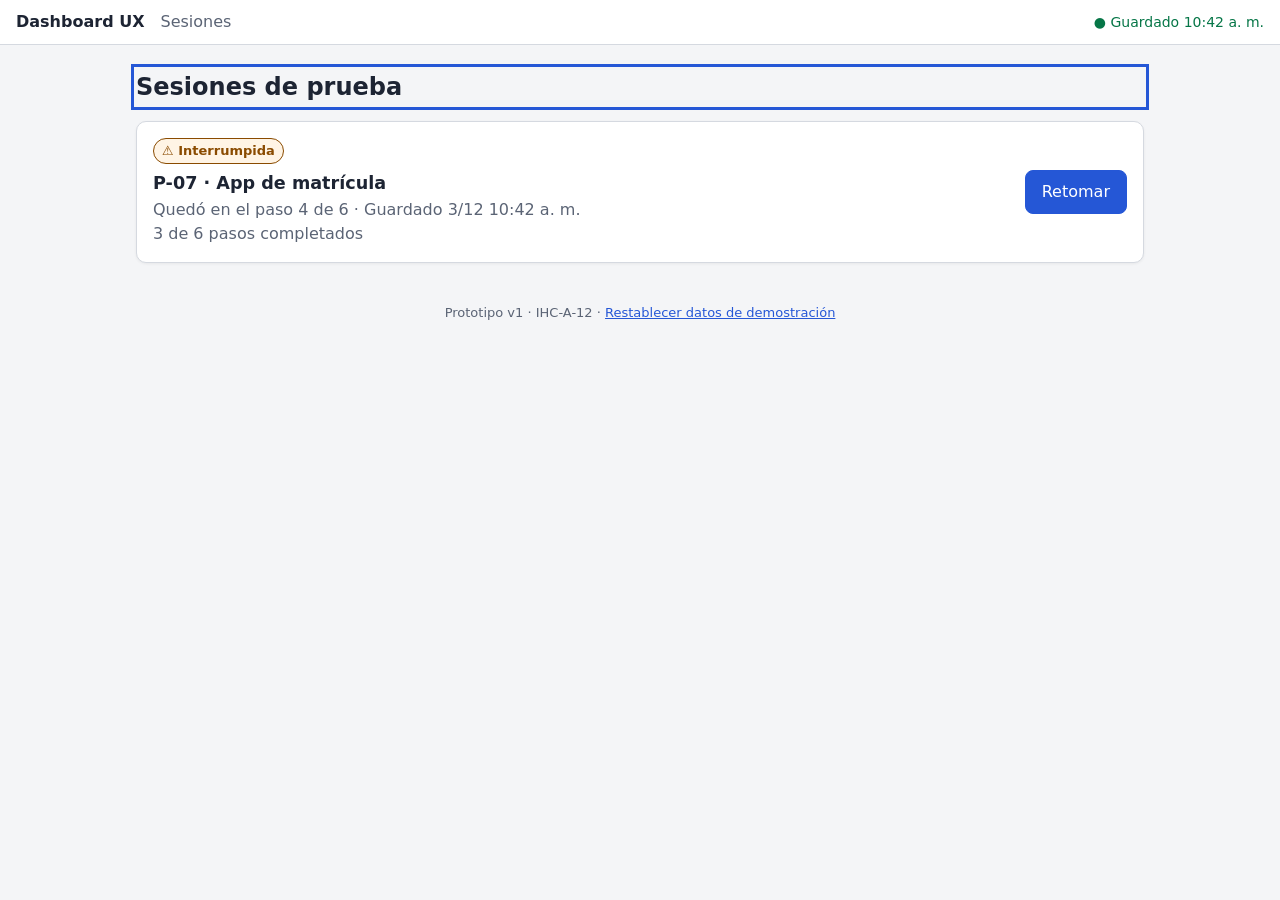
<file: prototipo/v1/index.html>
<!doctype html>
<html lang="es">
<head>
  <meta charset="utf-8">
  <meta name="viewport" content="width=device-width, initial-scale=1">
  <title>Dashboard UX · v1</title>
  <link rel="stylesheet" href="styles.css">
</head>
<body>
  <a class="saltar" href="#main">Saltar al contenido</a>
  <header class="barra">
    <span class="marca">Dashboard UX</span>
    <nav aria-label="Migas de pan" id="migas"></nav>
    <span class="guardado" id="guardado" aria-live="polite"></span>
  </header>

  <main id="main">
    <!-- Pantalla 1: Inicio -->
    <section id="p-inicio" class="pantalla" aria-labelledby="t-inicio">
      <h1 id="t-inicio" tabindex="-1">Sesiones de prueba</h1>
      <div id="lista-sesiones" class="tarjetas"></div>
    </section>

    <!-- Pantalla 2: Sesión -->
    <section id="p-sesion" class="pantalla" aria-labelledby="t-sesion" hidden>
      <h1 id="t-sesion" tabindex="-1">Sesión P-07 · App de matrícula</h1>
      <div id="aviso" class="aviso" hidden></div>
      <div id="error" class="error" role="alert" tabindex="-1" hidden></div>

      <nav aria-label="Pasos de la prueba">
        <ol id="stepper" class="stepper"></ol>
      </nav>

      <div class="columnas">
        <form id="registro" class="card" novalidate>
          <h2 id="t-registro">Registro</h2>
          <div class="fila">
            <label>Errores <input id="f-errores" type="number" min="0" inputmode="numeric"></label>
            <label>Tiempo (min) <input id="f-tiempo" type="number" min="0" inputmode="numeric"></label>
          </div>
          <label>Observaciones <textarea id="f-obs" rows="4"></textarea></label>
          <div class="acciones">
            <button type="button" id="b-completar" class="primario">Completar paso</button>
            <button type="button" id="b-reabrir">Reabrir paso</button>
          </div>
        </form>

        <section class="card" aria-labelledby="t-check">
          <h2 id="t-check">Checklist de cierre</h2>
          <p class="nota">* obligatorio</p>
          <ul id="checklist" class="checklist"></ul>
          <div class="acciones">
            <button type="button" id="b-cerrar" class="primario">Cerrar sesión</button>
          </div>
        </section>
      </div>
    </section>

    <!-- Pantalla 3: Confirmación -->
    <section id="p-cerrada" class="pantalla" aria-labelledby="t-cerrada" hidden>
      <h1 id="t-cerrada" tabindex="-1">Sesión cerrada</h1>
      <div class="card" id="resumen"></div>
      <div class="acciones">
        <button type="button" id="b-volver" class="primario">Volver al Dashboard</button>
      </div>
    </section>
  </main>

  <div id="anuncio" class="sr" aria-live="polite"></div>
  <footer class="pie">
    Prototipo v1 · IHC-A-12 · <button type="button" id="b-reset" class="enlace">Restablecer datos de demostración</button>
  </footer>
  <script src="app.js"></script>
</body>
</html>
</file>
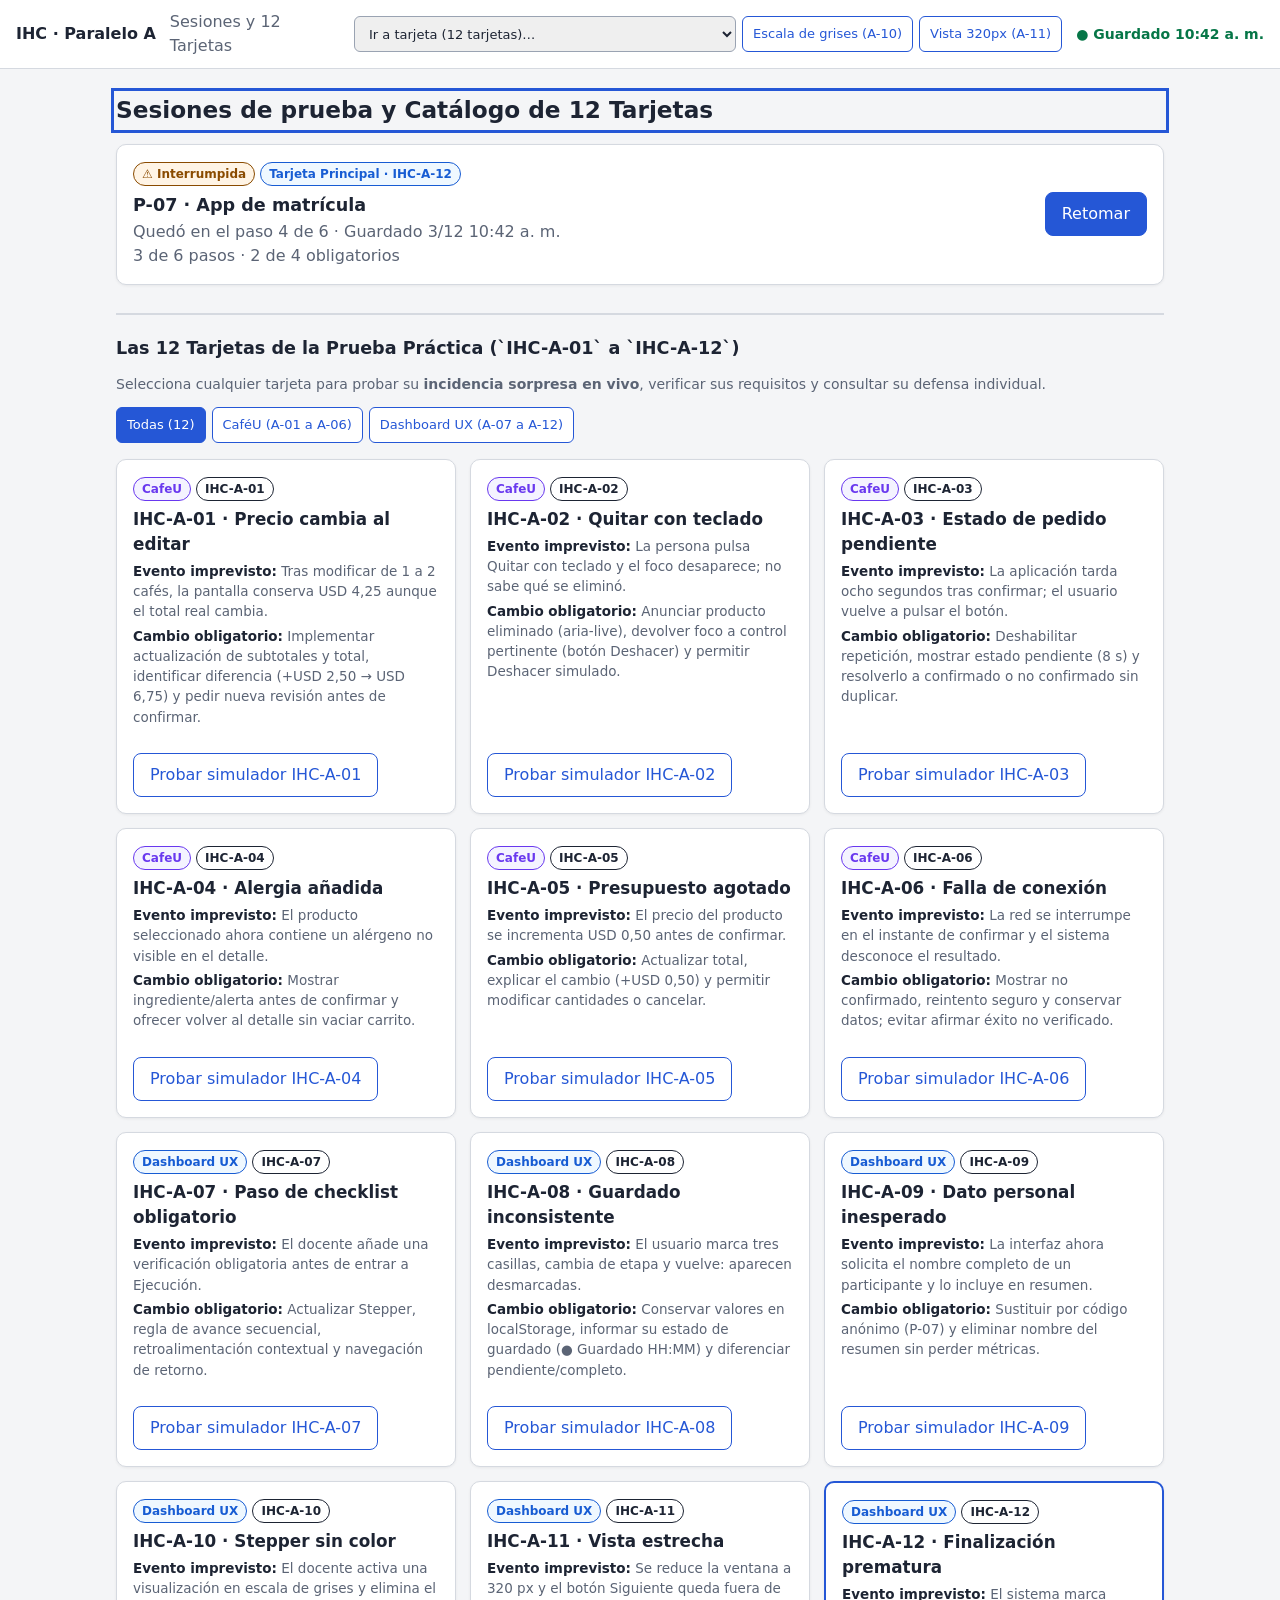
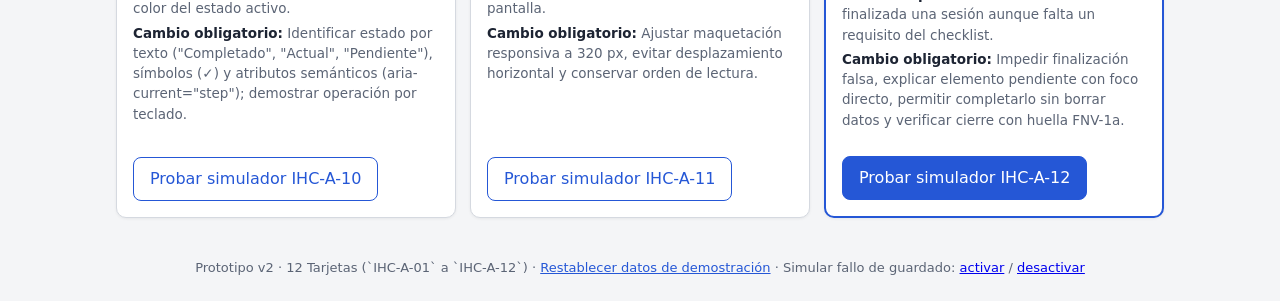
<file: prototipo/v2/index.html>
<!doctype html>
<html lang="es">
<head>
  <meta charset="utf-8">
  <meta name="viewport" content="width=device-width, initial-scale=1">
  <title>Dashboard UX &amp; CaféU · Prototipo v2 (12 Tarjetas IHC-A-01 a IHC-A-12)</title>
  <link rel="stylesheet" href="styles.css">
</head>
<body>
  <a class="saltar" href="#main">Saltar al contenido</a>
  <header class="barra">
    <span class="marca">IHC · Paralelo A</span>
    <nav aria-label="Migas de pan" id="migas"></nav>
    <div class="herramientas-barra" role="group" aria-label="Accesos rápidos de tarjetas">
      <label for="sel-tarjeta-rapida" class="sr">Ir a tarjeta</label>
      <select id="sel-tarjeta-rapida" aria-label="Seleccionar tarjeta IHC-A-01 a IHC-A-12">
        <option value="">Ir a tarjeta (12 tarjetas)…</option>
        <option value="IHC-A-01">IHC-A-01 · Precio cambia al editar (CaféU)</option>
        <option value="IHC-A-02">IHC-A-02 · Quitar con teclado (CaféU)</option>
        <option value="IHC-A-03">IHC-A-03 · Estado de pedido pendiente (CaféU)</option>
        <option value="IHC-A-04">IHC-A-04 · Alergia añadida (CaféU)</option>
        <option value="IHC-A-05">IHC-A-05 · Presupuesto agotado (CaféU)</option>
        <option value="IHC-A-06">IHC-A-06 · Falla de conexión (CaféU)</option>
        <option value="IHC-A-07">IHC-A-07 · Paso de checklist obligatorio (Dashboard)</option>
        <option value="IHC-A-08">IHC-A-08 · Guardado inconsistente (Dashboard)</option>
        <option value="IHC-A-09">IHC-A-09 · Dato personal inesperado (Dashboard)</option>
        <option value="IHC-A-10">IHC-A-10 · Stepper sin color (Dashboard)</option>
        <option value="IHC-A-11">IHC-A-11 · Vista estrecha 320px (Dashboard)</option>
        <option value="IHC-A-12">IHC-A-12 · Finalización prematura (Dashboard)</option>
      </select>
      <button type="button" id="b-toggle-grises" class="btn-mini" aria-pressed="false" title="Tarjeta IHC-A-10: Probar en escala de grises">Escala de grises (A-10)</button>
      <button type="button" id="b-toggle-320" class="btn-mini" aria-pressed="false" title="Tarjeta IHC-A-11: Probar vista estrecha de 320 px">Vista 320px (A-11)</button>
    </div>
    <span class="guardado" id="guardado" aria-live="polite"></span>
  </header>

  <main id="main">
    <!-- Pantalla 1: Inicio -->
    <section id="p-inicio" class="pantalla" aria-labelledby="t-inicio">
      <h1 id="t-inicio" tabindex="-1">Sesiones de prueba y Catálogo de 12 Tarjetas</h1>
      <div id="lista-sesiones" class="tarjetas"></div>

      <section class="bloque-12-tarjetas" aria-labelledby="t-catalogo-12">
        <div class="cabecera-catalogo">
          <div>
            <h2 id="t-catalogo-12">Las 12 Tarjetas de la Prueba Práctica (`IHC-A-01` a `IHC-A-12`)</h2>
            <p class="subtitulo-catalogo">Selecciona cualquier tarjeta para probar su <strong>incidencia sorpresa en vivo</strong>, verificar sus requisitos y consultar su defensa individual.</p>
          </div>
          <div class="filtros-tarjetas" role="group" aria-label="Filtrar tarjetas por caso base">
            <button type="button" class="btn-mini activo" data-filtro="todas">Todas (12)</button>
            <button type="button" class="btn-mini" data-filtro="CafeU">CaféU (A-01 a A-06)</button>
            <button type="button" class="btn-mini" data-filtro="Dashboard UX">Dashboard UX (A-07 a A-12)</button>
          </div>
        </div>
        <div id="grid-12-tarjetas" class="grid-tarjetas-12"></div>
      </section>
    </section>

    <!-- Pantalla 2: Sesión (Flujo principal Dashboard UX · IHC-A-07 a IHC-A-12) -->
    <section id="p-sesion" class="pantalla" aria-labelledby="t-sesion" hidden>
      <h1 id="t-sesion" tabindex="-1">Sesión P-07 · App de matrícula</h1>
      <div id="aviso" class="aviso" hidden></div>
      <div id="error" class="error" role="alert" tabindex="-1" hidden></div>

      <nav aria-label="Pasos de la prueba">
        <ol id="stepper" class="stepper"></ol>
      </nav>

      <div class="columnas">
        <form id="registro" class="card" novalidate>
          <h2 id="t-registro" tabindex="-1">Registro</h2>
          <div class="fila">
            <label>Código de participante (anónimo · IHC-A-09)
              <input id="f-participante" type="text" value="P-07" aria-describedby="ayuda-privacidad">
            </label>
            <span id="ayuda-privacidad" class="nota-privacidad">✓ Privacidad protegida: solo código anónimo (sin nombres personales).</span>
          </div>
          <div class="fila">
            <label>Errores <input id="f-errores" type="number" min="0" inputmode="numeric"></label>
            <label>Tiempo (min) <input id="f-tiempo" type="number" min="0" inputmode="numeric"></label>
          </div>
          <label>Observaciones <textarea id="f-obs" rows="4"></textarea></label>
          <div class="acciones">
            <button type="button" id="b-completar" class="primario">Completar paso</button>
            <button type="button" id="b-reabrir">Reabrir paso</button>
          </div>
        </form>

        <section class="card" aria-labelledby="t-check">
          <h2 id="t-check" tabindex="-1">Checklist de cierre</h2>
          <div id="checklist"></div>
          <div class="acciones">
            <button type="button" id="b-cerrar" class="primario">Revisar y cerrar sesión</button>
          </div>
        </section>
      </div>
    </section>

    <!-- Pantalla 3: Revisión previa (incidencia sorpresa · RF-06) -->
    <section id="p-revision" class="pantalla" aria-labelledby="t-revision" hidden>
      <h1 id="t-revision" tabindex="-1">Revisión previa al cierre</h1>
      <p>Comprueba el resumen. Puedes editar cualquier sección antes de confirmar.</p>
      <div id="error-cierre" class="error" role="alert" tabindex="-1" hidden></div>
      <div class="card revision" id="revision"></div>
      <div class="acciones">
        <button type="button" id="b-confirmar" class="primario">Confirmar cierre</button>
        <button type="button" id="b-volver-sesion">Volver a la sesión</button>
      </div>
    </section>

    <!-- Pantalla 4: Confirmación -->
    <section id="p-cerrada" class="pantalla" aria-labelledby="t-cerrada" hidden>
      <div class="card exito">
        <div class="icono" aria-hidden="true">✓</div>
        <h1 id="t-cerrada" tabindex="-1">Sesión P-07 cerrada y verificada</h1>
        <p>Código de verificación: <span class="codigo" id="codigo"></span></p>
        <p id="cerrada-en"></p>
      </div>
      <div class="card resumen" id="resumen" style="margin-top:16px"></div>
      <p id="verif" class="verif" role="status"></p>
      <div class="acciones">
        <button type="button" id="b-comprobar">Comprobar de nuevo</button>
        <button type="button" id="b-volver" class="primario">Volver al Dashboard</button>
      </div>
    </section>

    <!-- Pantalla 5: Simulador y Defensa de Tarjeta Individual (IHC-A-01 a IHC-A-12) -->
    <section id="p-tarjeta" class="pantalla" aria-labelledby="t-tarjeta-detalle" hidden>
      <div class="acciones" style="margin-top:0; margin-bottom:12px">
        <button type="button" id="b-volver-catalogo">← Volver al catálogo de 12 tarjetas</button>
      </div>
      <div id="contenido-tarjeta-detalle"></div>
    </section>
  </main>

  <div id="anuncio" class="sr" aria-live="polite"></div>
  <footer class="pie">
    Prototipo v2 · 12 Tarjetas (`IHC-A-01` a `IHC-A-12`) · <button type="button" id="b-reset" class="enlace">Restablecer datos de demostración</button>
    · Simular fallo de guardado: <a href="?fallo=1">activar</a> / <a href="?">desactivar</a>
  </footer>
  <script src="app.js"></script>
</body>
</html>
</file>
<file: prototipo/v1/styles.css>
:root {
  --fondo: #f4f5f7; --card: #fff; --texto: #1d2433; --suave: #5b6475;
  --linea: #d5d9e0; --acento: #2557d6; --ok: #067647; --okfondo: #e7f6ee;
  --err: #b42318; --errfondo: #fdecea; --info: #e8efff;
}
* { box-sizing: border-box; }
body { margin: 0; font: 16px/1.5 "Segoe UI", system-ui, sans-serif; background: var(--fondo); color: var(--texto); }
button, input, textarea { font: inherit; }
:focus-visible { outline: 3px solid var(--acento); outline-offset: 2px; }

.saltar { position: absolute; left: -999px; }
.saltar:focus { left: 8px; top: 8px; background: #fff; padding: 8px; z-index: 9; }
.sr { position: absolute; width: 1px; height: 1px; overflow: hidden; clip: rect(0 0 0 0); }

.barra { display: flex; flex-wrap: wrap; gap: 8px 16px; align-items: center; padding: 10px 16px; background: #fff; border-bottom: 1px solid var(--linea); }
.marca { font-weight: 700; }
.barra nav { flex: 1; color: var(--suave); }
.guardado { font-size: 14px; color: var(--ok); }

main { max-width: 1040px; margin: 0 auto; padding: 16px; }
h1 { font-size: 1.5rem; margin: 8px 0 16px; }
h2 { font-size: 1.1rem; margin: 0 0 12px; }

.card { background: var(--card); border: 1px solid var(--linea); border-radius: 10px; padding: 16px; box-shadow: 0 1px 3px rgba(0,0,0,.06); }
.tarjetas { display: grid; gap: 16px; }
.sesion { display: flex; flex-wrap: wrap; justify-content: space-between; gap: 12px; align-items: center; }
.sesion h2 { margin: 6px 0 2px; }
.sesion p { margin: 0; color: var(--suave); }
.badge { display: inline-block; font-size: 13px; font-weight: 600; padding: 2px 8px; border-radius: 99px; border: 1px solid currentColor; }
.badge.interrumpida { color: #8a4b00; background: #fff4e5; }
.badge.cerrada { color: var(--ok); background: var(--okfondo); }

button { cursor: pointer; border: 1px solid var(--acento); color: var(--acento); background: #fff; padding: 8px 16px; border-radius: 8px; min-height: 44px; }
button.primario { background: var(--acento); color: #fff; }
button:disabled { opacity: .55; cursor: not-allowed; }
button.enlace { border: 0; padding: 0; min-height: 0; background: none; text-decoration: underline; color: var(--acento); }
.acciones { display: flex; flex-wrap: wrap; gap: 8px; margin-top: 12px; }

.aviso { background: var(--info); border-left: 4px solid var(--acento); padding: 10px 12px; border-radius: 6px; margin-bottom: 12px; }
.error { background: var(--errfondo); border-left: 4px solid var(--err); color: var(--err); padding: 10px 12px; border-radius: 6px; margin-bottom: 12px; }
.error h2 { color: var(--err); margin-bottom: 4px; }
.error ul { margin: 6px 0 0; padding-left: 20px; }
.error a { color: var(--err); font-weight: 600; }

.stepper { list-style: none; display: grid; grid-template-columns: repeat(6, 1fr); gap: 6px; padding: 0; margin: 0 0 16px; }
.stepper button { width: 100%; text-align: left; border-color: var(--linea); color: var(--texto); padding: 8px; font-size: 14px; display: block; }
.stepper .num { font-weight: 700; display: block; }
.stepper .estado { display: block; font-size: 12px; color: var(--suave); }
.stepper .completado button { background: var(--okfondo); border-color: var(--ok); }
.stepper .completado .estado { color: var(--ok); }
.stepper .actual button { border: 2px solid var(--acento); }
.stepper .actual .estado { color: var(--acento); font-weight: 700; }
.stepper .seleccionado button { box-shadow: inset 0 -4px 0 var(--acento); }

.columnas { display: grid; grid-template-columns: 1.3fr 1fr; gap: 16px; align-items: start; }
label { display: block; margin-bottom: 10px; font-size: 14px; color: var(--suave); }
input, textarea { display: block; width: 100%; margin-top: 4px; border: 1px solid #9aa3b2; border-radius: 6px; padding: 8px; color: var(--texto); }
.fila { display: grid; grid-template-columns: 1fr 1fr; gap: 12px; }
.nota { margin: -6px 0 8px; font-size: 13px; color: var(--suave); }

.checklist { list-style: none; padding: 0; margin: 0; }
.checklist li { display: grid; grid-template-columns: 24px 1fr auto; gap: 8px; align-items: center; padding: 8px 0; border-bottom: 1px solid var(--linea); }
.checklist input { width: 20px; height: 20px; margin: 0; }
.checklist label { margin: 0; color: var(--texto); font-size: 15px; }

.resumen dl { display: grid; grid-template-columns: max-content 1fr; gap: 6px 16px; margin: 0; }
.resumen dt { color: var(--suave); }
.resumen dd { margin: 0; font-weight: 600; }

.pie { text-align: center; color: var(--suave); font-size: 13px; padding: 24px 16px; }
.girando::before { content: ""; display: inline-block; width: 14px; height: 14px; margin-right: 8px; border: 2px solid currentColor; border-right-color: transparent; border-radius: 50%; vertical-align: -2px; animation: g .8s linear infinite; }
@keyframes g { to { transform: rotate(360deg); } }
@media (prefers-reduced-motion: reduce) { .girando::before { animation: none; } }

@media (max-width: 760px) {
  .columnas { grid-template-columns: 1fr; }
  .stepper { grid-template-columns: repeat(3, 1fr); }
}
@media (max-width: 400px) {
  .stepper { grid-template-columns: repeat(2, 1fr); }
}
</file>
<file: prototipo/v2/styles.css>
:root {
  --fondo: #f4f5f7; --card: #fff; --texto: #1d2433; --suave: #5b6475;
  --linea: #d5d9e0; --acento: #2557d6; --ok: #067647; --okfondo: #e7f6ee;
  --err: #b42318; --errfondo: #fdecea; --info: #e8efff;
}
* { box-sizing: border-box; }
body { margin: 0; font: 16px/1.5 "Segoe UI", system-ui, sans-serif; background: var(--fondo); color: var(--texto); overflow-x: hidden; }
body.modo-grises { filter: grayscale(100%); }
body.modo-320 main { max-width: 320px; padding: 8px; border-left: 2px dashed var(--acento); border-right: 2px dashed var(--acento); background: #eef1f6; }
body.modo-320 .columnas { grid-template-columns: 1fr; }
body.modo-320 .stepper { grid-template-columns: 1fr; }
body.modo-320 .fila { grid-template-columns: 1fr; }
body.modo-320 .grid-tarjetas-12 { grid-template-columns: 1fr; }

button, input, textarea, select { font: inherit; }
:focus-visible { outline: 3px solid var(--acento); outline-offset: 2px; }

.saltar { position: absolute; left: -999px; }
.saltar:focus { left: 8px; top: 8px; background: #fff; padding: 8px; z-index: 9; }
.sr { position: absolute; width: 1px; height: 1px; overflow: hidden; clip: rect(0 0 0 0); }

.barra { display: flex; flex-wrap: wrap; gap: 8px 14px; align-items: center; padding: 10px 16px; background: #fff; border-bottom: 1px solid var(--linea); }
.marca { font-weight: 700; }
.barra nav { flex: 1; min-width: 140px; color: var(--suave); }
.herramientas-barra { display: flex; flex-wrap: wrap; gap: 6px; align-items: center; }
.herramientas-barra select { width: auto; margin: 0; padding: 6px 10px; font-size: 13px; min-height: 36px; }
.btn-mini { padding: 6px 10px; font-size: 13px; min-height: 36px; border-radius: 6px; }
.btn-mini.activo, .btn-mini[aria-pressed="true"] { background: var(--acento); color: #fff; }
.guardado { font-size: 14px; color: var(--ok); font-weight: 600; }

main { max-width: 1080px; margin: 0 auto; padding: 16px; }
h1 { font-size: 1.45rem; margin: 8px 0 16px; }
h2 { font-size: 1.1rem; margin: 0 0 12px; }
h3 { font-size: 1rem; margin: 0 0 8px; }

.card { background: var(--card); border: 1px solid var(--linea); border-radius: 10px; padding: 16px; box-shadow: 0 1px 3px rgba(0,0,0,.06); }
.tarjetas { display: grid; gap: 16px; }
.sesion { display: flex; flex-wrap: wrap; justify-content: space-between; gap: 12px; align-items: center; }
.sesion h2 { margin: 6px 0 2px; }
.sesion p { margin: 0; color: var(--suave); }
.badge { display: inline-block; font-size: 12px; font-weight: 600; padding: 2px 8px; border-radius: 99px; border: 1px solid currentColor; }
.badge.interrumpida { color: #8a4b00; background: #fff4e5; }
.badge.cerrada { color: var(--ok); background: var(--okfondo); }
.badge.cafeu { color: #6938ef; background: #f4f3ff; }
.badge.dux { color: #175cd3; background: #eff8ff; }

button { cursor: pointer; border: 1px solid var(--acento); color: var(--acento); background: #fff; padding: 8px 16px; border-radius: 8px; min-height: 44px; }
button.primario { background: var(--acento); color: #fff; }
button:disabled { opacity: .55; cursor: not-allowed; }
button.enlace { border: 0; padding: 0; min-height: 0; background: none; text-decoration: underline; color: var(--acento); }
.acciones { display: flex; flex-wrap: wrap; gap: 8px; margin-top: 12px; }

.aviso { background: var(--info); border-left: 4px solid var(--acento); padding: 10px 12px; border-radius: 6px; margin-bottom: 12px; }
.error { background: var(--errfondo); border-left: 4px solid var(--err); color: var(--err); padding: 10px 12px; border-radius: 6px; margin-bottom: 12px; }
.error h2 { color: var(--err); margin-bottom: 4px; }
.error ul { margin: 6px 0 0; padding-left: 20px; }
.error a { color: var(--err); font-weight: 600; }

.stepper { list-style: none; display: grid; grid-template-columns: repeat(6, 1fr); gap: 6px; padding: 0; margin: 0 0 16px; }
.stepper button { width: 100%; text-align: left; border-color: var(--linea); color: var(--texto); padding: 8px; font-size: 14px; display: block; }
.stepper .num { font-weight: 700; display: block; }
.stepper .estado { display: block; font-size: 12px; color: var(--suave); }
.stepper .completado button { background: var(--okfondo); border-color: var(--ok); }
.stepper .completado .estado { color: var(--ok); font-weight: 600; }
.stepper .actual button { border: 2px solid var(--acento); }
.stepper .actual .estado { color: var(--acento); font-weight: 700; text-decoration: underline; }
.stepper .seleccionado button { box-shadow: inset 0 -4px 0 var(--acento); }

.columnas { display: grid; grid-template-columns: 1.3fr 1fr; gap: 16px; align-items: start; }
label { display: block; margin-bottom: 10px; font-size: 14px; color: var(--suave); }
input, textarea, select { display: block; width: 100%; margin-top: 4px; border: 1px solid #9aa3b2; border-radius: 6px; padding: 8px; color: var(--texto); }
.fila { display: grid; grid-template-columns: 1fr 1fr; gap: 12px; align-items: center; }
.nota { margin: -6px 0 8px; font-size: 13px; color: var(--suave); }
.nota-privacidad { font-size: 12px; color: var(--ok); font-weight: 600; }

.checklist { list-style: none; padding: 0; margin: 0; }
.checklist li { display: grid; grid-template-columns: 24px 1fr auto; gap: 8px; align-items: center; padding: 8px 0; border-bottom: 1px solid var(--linea); }
.checklist input { width: 20px; height: 20px; margin: 0; }
.checklist label { margin: 0; color: var(--texto); font-size: 15px; }

.resumen dl { display: grid; grid-template-columns: max-content 1fr; gap: 6px 16px; margin: 0; }
.resumen dt { color: var(--suave); }
.resumen dd { margin: 0; font-weight: 600; }

/* ---------- Catálogo y Simulador de las 12 Tarjetas ---------- */
.bloque-12-tarjetas { margin-top: 28px; border-top: 2px solid var(--linea); padding-top: 20px; }
.cabecera-catalogo { display: flex; flex-wrap: wrap; justify-content: space-between; align-items: flex-end; gap: 12px; margin-bottom: 16px; }
.subtitulo-catalogo { margin: 4px 0 0; color: var(--suave); font-size: 14px; }
.filtros-tarjetas { display: flex; flex-wrap: wrap; gap: 6px; }
.grid-tarjetas-12 { display: grid; grid-template-columns: repeat(auto-fill, minmax(310px, 1fr)); gap: 14px; }
.item-tarjeta-12 { display: flex; flex-direction: column; justify-content: space-between; gap: 10px; }
.item-tarjeta-12.principal { border: 2px solid var(--acento); }
.item-tarjeta-12 h3 { margin: 6px 0 4px; font-size: 1.05rem; }
.item-tarjeta-12 p { margin: 4px 0; font-size: 13.5px; color: var(--suave); }
.item-tarjeta-12 strong { color: var(--texto); }

.panel-simulador { border: 2px solid var(--acento); background: #fcfdff; margin-top: 16px; }
.caja-estado-sim { padding: 12px; border-radius: 8px; border: 1px solid var(--linea); background: #fff; margin: 10px 0; }
.caja-estado-sim.ok { background: var(--okfondo); border-color: var(--ok); color: var(--ok); font-weight: 600; }
.caja-estado-sim.err { background: var(--errfondo); border-color: var(--err); color: var(--err); font-weight: 600; }
.caja-estado-sim.pend { background: var(--info); border-color: var(--acento); color: var(--acento); font-weight: 600; }

.pie { text-align: center; color: var(--suave); font-size: 13px; padding: 24px 16px; }
.girando::before { content: ""; display: inline-block; width: 14px; height: 14px; margin-right: 8px; border: 2px solid currentColor; border-right-color: transparent; border-radius: 50%; vertical-align: -2px; animation: g .8s linear infinite; }
@keyframes g { to { transform: rotate(360deg); } }
@media (prefers-reduced-motion: reduce) { .girando::before { animation: none; } }

@media (max-width: 760px) {
  .columnas { grid-template-columns: 1fr; }
  .stepper { grid-template-columns: repeat(3, 1fr); }
}
@media (max-width: 420px) {
  main { padding: 10px; }
  .stepper { grid-template-columns: 1fr; }
  .fila { grid-template-columns: 1fr; }
  .grid-tarjetas-12 { grid-template-columns: 1fr; }
  .acciones button { width: 100%; }
}

/* ---------- v2 ---------- */
.grupo { border: 1px solid var(--linea); border-radius: 8px; padding: 8px 12px 4px; margin: 0 0 12px; }
.grupo.oblig { border: 2px solid var(--texto); background: #fbfbfd; }
.grupo legend { font-weight: 700; font-size: 14px; padding: 0 6px; }
.etiqueta { font-size: 12px; font-weight: 600; border: 1px solid var(--texto); border-radius: 4px; padding: 0 6px; }
.checklist li.falta { background: var(--errfondo); }
.checklist li.falta label::after { content: " — pendiente"; color: var(--err); font-weight: 600; }
.revision section { border-bottom: 1px solid var(--linea); padding: 12px 0; }
.revision section:last-child { border-bottom: 0; }
.revision .cabecera { display: flex; justify-content: space-between; align-items: center; gap: 8px; }
.revision h2 { margin: 0; }
.revision ul { margin: 6px 0 0; padding-left: 20px; }
.exito { text-align: center; }
.exito .icono { font-size: 40px; color: var(--ok); }
.codigo { font-family: Consolas, monospace; font-size: 1.2rem; font-weight: 700; letter-spacing: 1px; }
.verif { margin-top: 8px; font-weight: 600; }
.verif.ok { color: var(--ok); }
.verif.mal { color: var(--err); }
</file>
